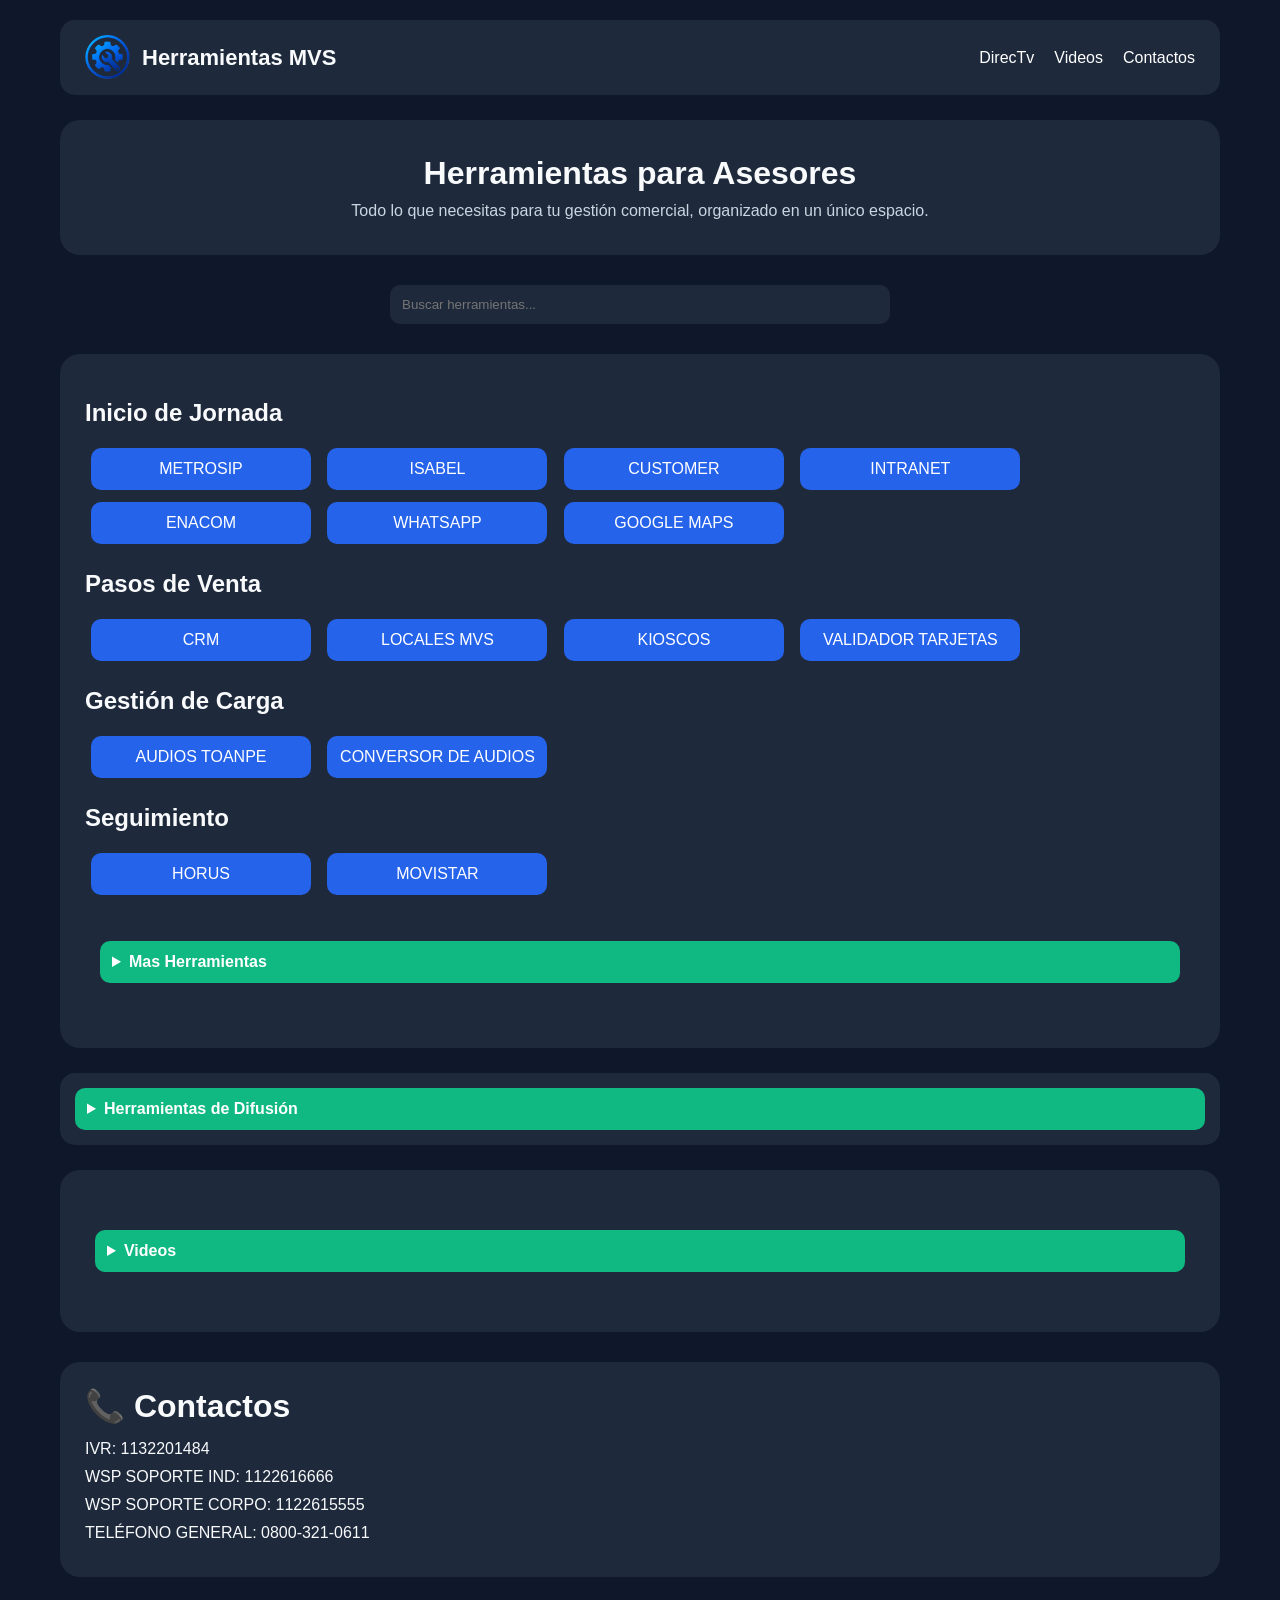
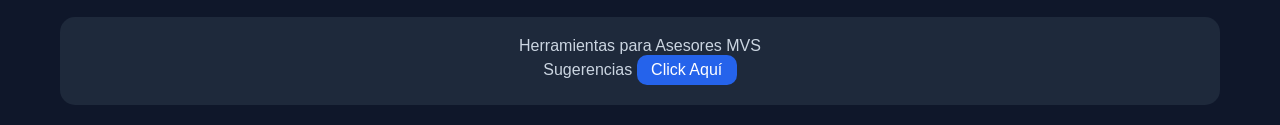
<file: index.html>
<!DOCTYPE html>
<html lang="es">
    <head>
        <meta charset="UTF-8">
        <meta name="viewport" content="width=device-width,
        initial-scale=1.0">
        <title>Herramientas Asesores</title>
        <link rel="stylesheet" href="style.css">
        <link rel="icon" type="image/png" href="favicon.png">
    </head>

    <body>
        <nav>
            <div class="logo">
                <img src="favicon.png" alt="Logo">
                <span>Herramientas MVS</span>
            </div>

            <div class="menu">
                <a href="directv.html">DirecTv</a>
                <a href="#videos">Videos</a>
                <a href="#contactos">Contactos</a>
            </div>
        </nav>

<header class="hero">
    <h1>Herramientas para Asesores</h1>

    <p>
        Todo lo que necesitas para tu gestión comercial, organizado en un único espacio.
    </p>
    
</header>
        <input
          type="text"
          id="buscador"
          placeholder="Buscar herramientas..."
          onkeyup="buscarHerramienta()">

    
        <div class="contenedor-botones">

            <h2>Inicio de Jornada</h2>
            <a href="https://192.168.1.121:8190/agente#/login" class="cta-btn">METROSIP</a>
            <a href="https://192.168.1.99/index.php" class="cta-btn">ISABEL</a>
            <a href="https://customercorner.net/users/sign_in" class="cta-btn">CUSTOMER</a>
            <a href="https://sites.google.com/view/planes-mvs/oferta-m%C3%B3vil/individuos/claro-febrero-80" class="cta-btn">INTRANET</a>
            <a href="https://numeracion.enacom.gob.ar/" class="cta-btn">ENACOM</a>
            <a href="https://web.whatsapp.com/" class="cta-btn">WHATSAPP</a>
            <a href="https://www.google.com/maps" class="cta-btn">GOOGLE MAPS</a>




            <h2>Pasos de Venta</h2>
            <a href="https://consultas.bitandbrain.com/" class="cta-btn">CRM</a>
            <a href="https://www.movistar.com.ar/ayuda/locales-movistar" class="cta-btn">LOCALES MVS</a>
            <a href="https://www.movistar.com.ar/ayuda/pedir-nuevo-chip" class="cta-btn">KIOSCOS</a>
            <a href="https://www.vccgenerator.org/es/validador-de-tarjeta-de-credito/" class="cta-btn">VALIDADOR TARJETAS</a>


            <h2>Gestión de Carga</h2>
            <a href="http://192.168.1.83:3000/" class="cta-btn">AUDIOS TOANPE</a>
            <a href="https://online-audio-converter.com/sp/" class="cta-btn">CONVERSOR DE AUDIOS</a>

            <h2>Seguimiento</h2>
            <a href="http://192.168.1.83:3100/#metricas" class="cta-btn">HORUS</a>
            <a href="https://app.movistar.com.ar/home" class="cta-btn">MOVISTAR</a>

            



           <details>
              <summary>Mas Herramientas</summary>
              <a href="https://pagosce.cobroexpress.com.ar/" class="cta-btn">COBRO EXPRESS</a>
              <a href="https://padlet.com/leandroavila93/movistar-mausof-dwptjrnnmzslsf9q" class="cta-btn">PADLETT</a>
              <a href="https://nollame.aaip.gob.ar/" class="cta-btn">REGISTRO NO LLAME</a>
              <a href="https://pagosnet.provincianet.com.ar/pagosnet/public/application/payment/paywithoutbarcode" class="cta-btn">CORROBORAR TT</a>
              <a href="https://pagos.prontopago.com.ar/#/login" class="cta-btn">PRONTO PAGO</a>
              <a href="https://www.nperf.com/es/map/AR/-/152392.Movistar-Mvil/signal?ll=20&lg=0&zoom=3" class="cta-btn">COBERTURA MOVIL</a>
               <h2>CUIT</h2>
              <a href="https://www.cuitonline.com/" class="cta-btn">CUIT ONLINE</a>
              <a href="https://www.agip.gob.ar/" class="cta-btn">INGRESOS BRUTOS</a>
           </details>

        </div>
<details>
         <summary>Herramientas de Difusión</summary>

         <a href="https://chromewebstore.google.com/detail/njlokjfmljicmjpongdkpgkpcemppmbn?utm_source=item-share-cb" class="cta-btn">WABiz</a>

        </details>


    <div class="video-card" id="videos">
    <details>
        <summary>Videos</summary>

        <div class="video-contenedor">

            <div class="video-item">
                <video controls>
                    <source src="Activar Chip MVS.mp4" type="video/mp4">
                </video>
                 <p>Activar Chip</p>
                <a href="Activar Chip MVS.mp4" download class="descargar-btn">
                    ⬇ Descargar
                </a>
            </div>
        </div>

            <div class="video-item">
                <video controls>
                    <source src="Activar E-SIM.mp4" type="video/mp4">
                </video>
                 <p>Activar E-SIM</p>
                <a href="Activar E-SIM.mp4" download class="descargar-btn">
                    ⬇ Descargar
                </a>

            <div class="video-item">
                <video controls>
                    <source src="Pago Deuda MP.mp4" type="video/mp4">
                </video>
                <p>Pago Deuda MP</p>
                <a href="Pago Deuda MP.mp4" download class="descargar-btn">
                    ⬇ Descargar
                </a>
            </div>

            <div class="video-item">
                <video controls>
                    <source src="SALIR DE REGISTRO NO LLAME.mp4" type="video/mp4">
                </video>
                <p> Como Salir del Registro No Llame</p>
                <a href="SALIR DE REGISTRO NO LLAME.mp4" download class="descargar-btn">
                    ⬇ Descargar
                </a>
            </div>

        </div>

    </details>
</div>


       <div class="contactos" id="contactos">

    <h1>📞 Contactos</h1>

    <p>IVR: 1132201484</p>
    <p>WSP SOPORTE IND: 1122616666</p>
    <p>WSP SOPORTE CORPO: 1122615555</p>
    <p>TELÉFONO GENERAL: 0800-321-0611</p>

</div>

        <script>
           document.querySelectorAll('.cta-btn').forEach(link => {
           link.setAttribute('target', '_blank');
           link.setAttribute('rel', 'noopener noreferrer');
           });
        </script>

        <script>
           function buscarHerramienta() {
           let input = document.getElementById("buscador");
           let filtro = input.value.toUpperCase();

           let enlaces = document.querySelectorAll(".contenedor-botones a");

           enlaces.forEach(enlace => {
           let texto = enlace.textContent || enlace.innerText;

           if (texto.toUpperCase().indexOf(filtro) > -1) {
            enlace.style.display = "";
           } else {
            enlace.style.display = "none";
           }
         });
         }
        </script>
<footer>
    <p>Herramientas para Asesores MVS</p>
    <p>Sugerencias <a href="https://docs.google.com/forms/d/1jCVIo9-JB_rI6mWD9-ae7sDjNc0KImkV1MtgP0F2uao/edit#responses" class="cta-btn btn-footer">Click Aquí</a></p>
</footer>

    </body>
</html>
</file>
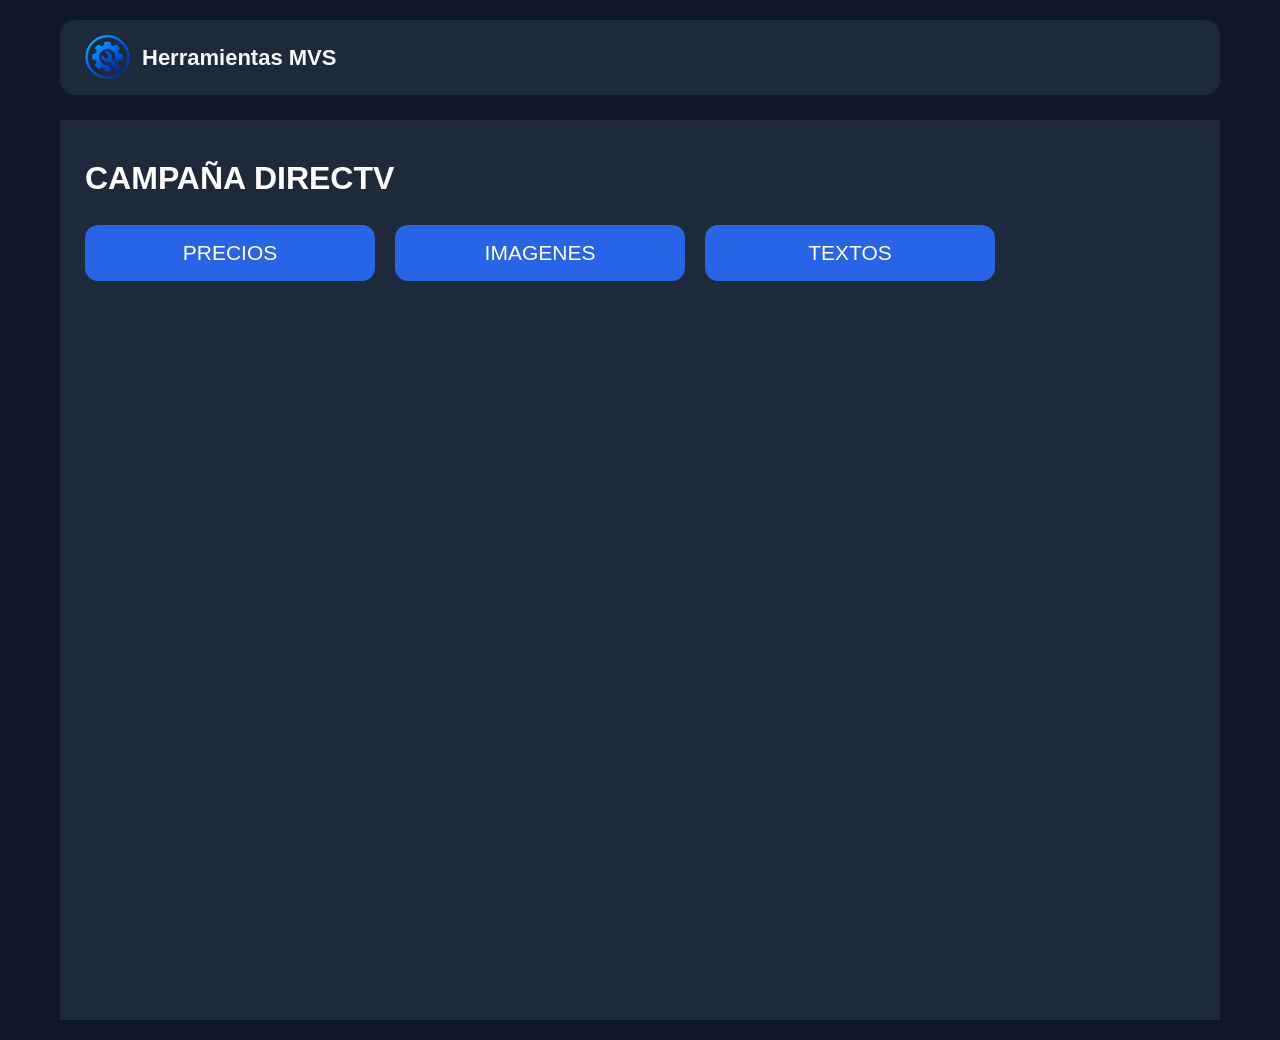
<file: directv.html>
<!DOCTYPE html>
<html lang="es">
    <head>
    <meta charset="UTF-8">
    <meta name="viewport" content="width=device-width, initial-scale=1.0">
            <link rel="stylesheet" href="directv.css">

    <link rel="icon" type="image/png" href="favicon.png">

    <title>DirecTv</title>

    </head>
    
     <body>
        <nav>
            <div class="logo">
                <img src="favicon.png" alt="Logo">
                <span>Herramientas MVS</span>
            </div>
        </nav>

    <section class="directv-section">

    <h1>CAMPAÑA DIRECTV</h1>

    <div class="directv-buttons">
        <a href="https://docs.google.com/spreadsheets/d/1IGE2DuK4H2rRK8-okYm-INnbDP_4i8HkYlDzgWqwRik/edit?usp=sharing" class="directv-btn" target="_blank" rel="noopener noreferrer">
    PRECIOS
        </a>

        <a href="https://drive.google.com/drive/folders/1bto8m3IB4_b3rZNMjA8503ur_ME4lV27" class="directv-btn" target="_blank" rel="noopener noreferrer">
    IMAGENES
        </a>

        <a href="textos.html" class="directv-btn" target="_blank" rel="noopener noreferrer">
        TEXTOS
    </a>
    </div>
</section>
</body>
</html>
</file>
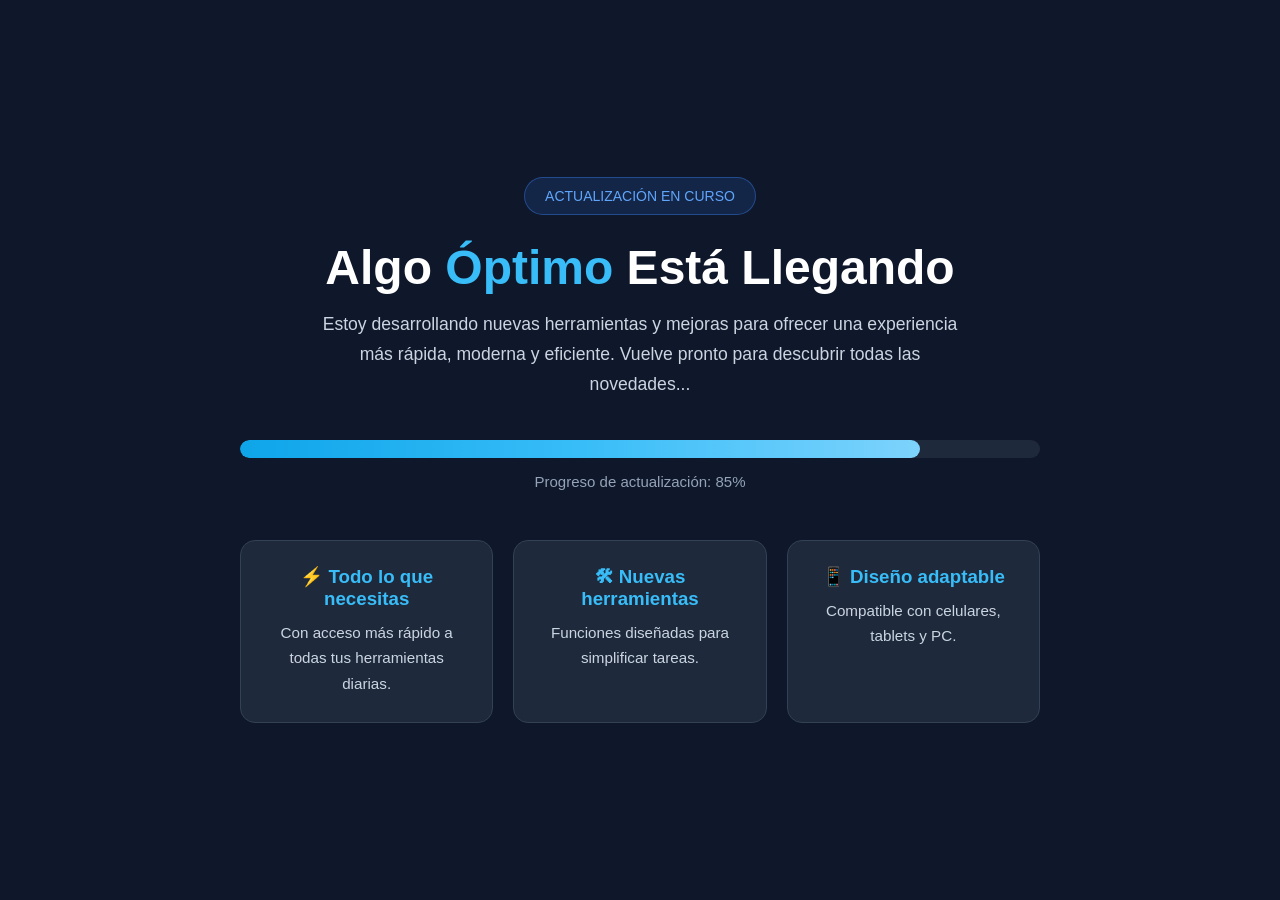
<file: proximamente.html>
<!DOCTYPE html>
<html lang="es">
    <head>
    <meta charset="UTF-8">
    <meta name="viewport" content="width=device-width, initial-scale=1.0">
    <link rel="icon" type="image/png" href="favicon.png">
    <title>Próximamente</title>

<style>
*{
    margin:0;
    padding:0;
    box-sizing:border-box;
    font-family:'Segoe UI',sans-serif;
}

body{
    height:100vh;
    display:flex;
    justify-content:center;
    align-items:center;
    background:#0f172a;
    color:white;
}

.container{
    width:90%;
    max-width:800px;
    text-align:center;
}

.badge{
    display:inline-block;
    padding:10px 20px;
    border-radius:30px;
    background:rgba(59,130,246,.15);
    border:1px solid rgba(59,130,246,.4);
    color:#60a5fa;
    margin-bottom:25px;
    font-size:14px;
}

h1{
    font-size:3rem;
    margin-bottom:15px;
}

.highlight{
    color:#38bdf8;
}

p{
    color:#cbd5e1;
    font-size:1.1rem;
    max-width:650px;
    margin:auto;
    line-height:1.7;
    margin-bottom:40px;
}

.progress{
    width:100%;
    height:18px;
    background:#1e293b;
    border-radius:50px;
    overflow:hidden;
    position:relative;
}

.progress-bar{
    width:85%;
    height:100%;
    border-radius:50px;
    background:linear-gradient(
        90deg,
        #0ea5e9,
        #38bdf8,
        #7dd3fc
    );
    position:relative;
}

.progress-bar::after{
    content:'';
    position:absolute;
    top:0;
    left:-100%;
    width:100%;
    height:100%;
    background:linear-gradient(
        90deg,
        transparent,
        rgba(255,255,255,.5),
        transparent
    );
    animation:shine 2s infinite;
}

@keyframes shine{
    100%{
        left:100%;
    }
}

.percent{
    margin-top:15px;
    font-size:15px;
    color:#94a3b8;
}

.cards{
    margin-top:50px;
    display:grid;
    grid-template-columns:repeat(auto-fit,minmax(220px,1fr));
    gap:20px;
}

.card{
    background:#1e293b;
    border:1px solid #334155;
    padding:25px;
    border-radius:15px;
}

.card h3{
    margin-bottom:10px;
    color:#38bdf8;
}

.card p{
    font-size:.95rem;
    margin:0;
}
</style>

</head>

<body>

<div class="container">

    <div class="badge">
        ACTUALIZACIÓN EN CURSO
    </div>

    <h1>
        Algo <span class="highlight">Óptimo</span>
        Está Llegando
    </h1>

    <p>
        Estoy desarrollando nuevas herramientas y mejoras
        para ofrecer una experiencia más rápida, moderna y eficiente.
        Vuelve pronto para descubrir todas las novedades...
    </p>

    <div class="progress">
        <div class="progress-bar"></div>
    </div>

    <div class="percent">
        Progreso de actualización: 85%
    </div>

    <div class="cards">
        <div class="card">
            <h3>⚡ Todo lo que necesitas</h3>
            <p>Con acceso más rápido a todas tus herramientas diarias.</p>
        </div>

        <div class="card">
            <h3>🛠 Nuevas herramientas</h3>
            <p>Funciones diseñadas para simplificar tareas.</p>
        </div>

        <div class="card">
            <h3>📱 Diseño adaptable</h3>
            <p>Compatible con celulares, tablets y PC.</p>
        </div>
    </div>

</div>

</body>
</html>
</file>
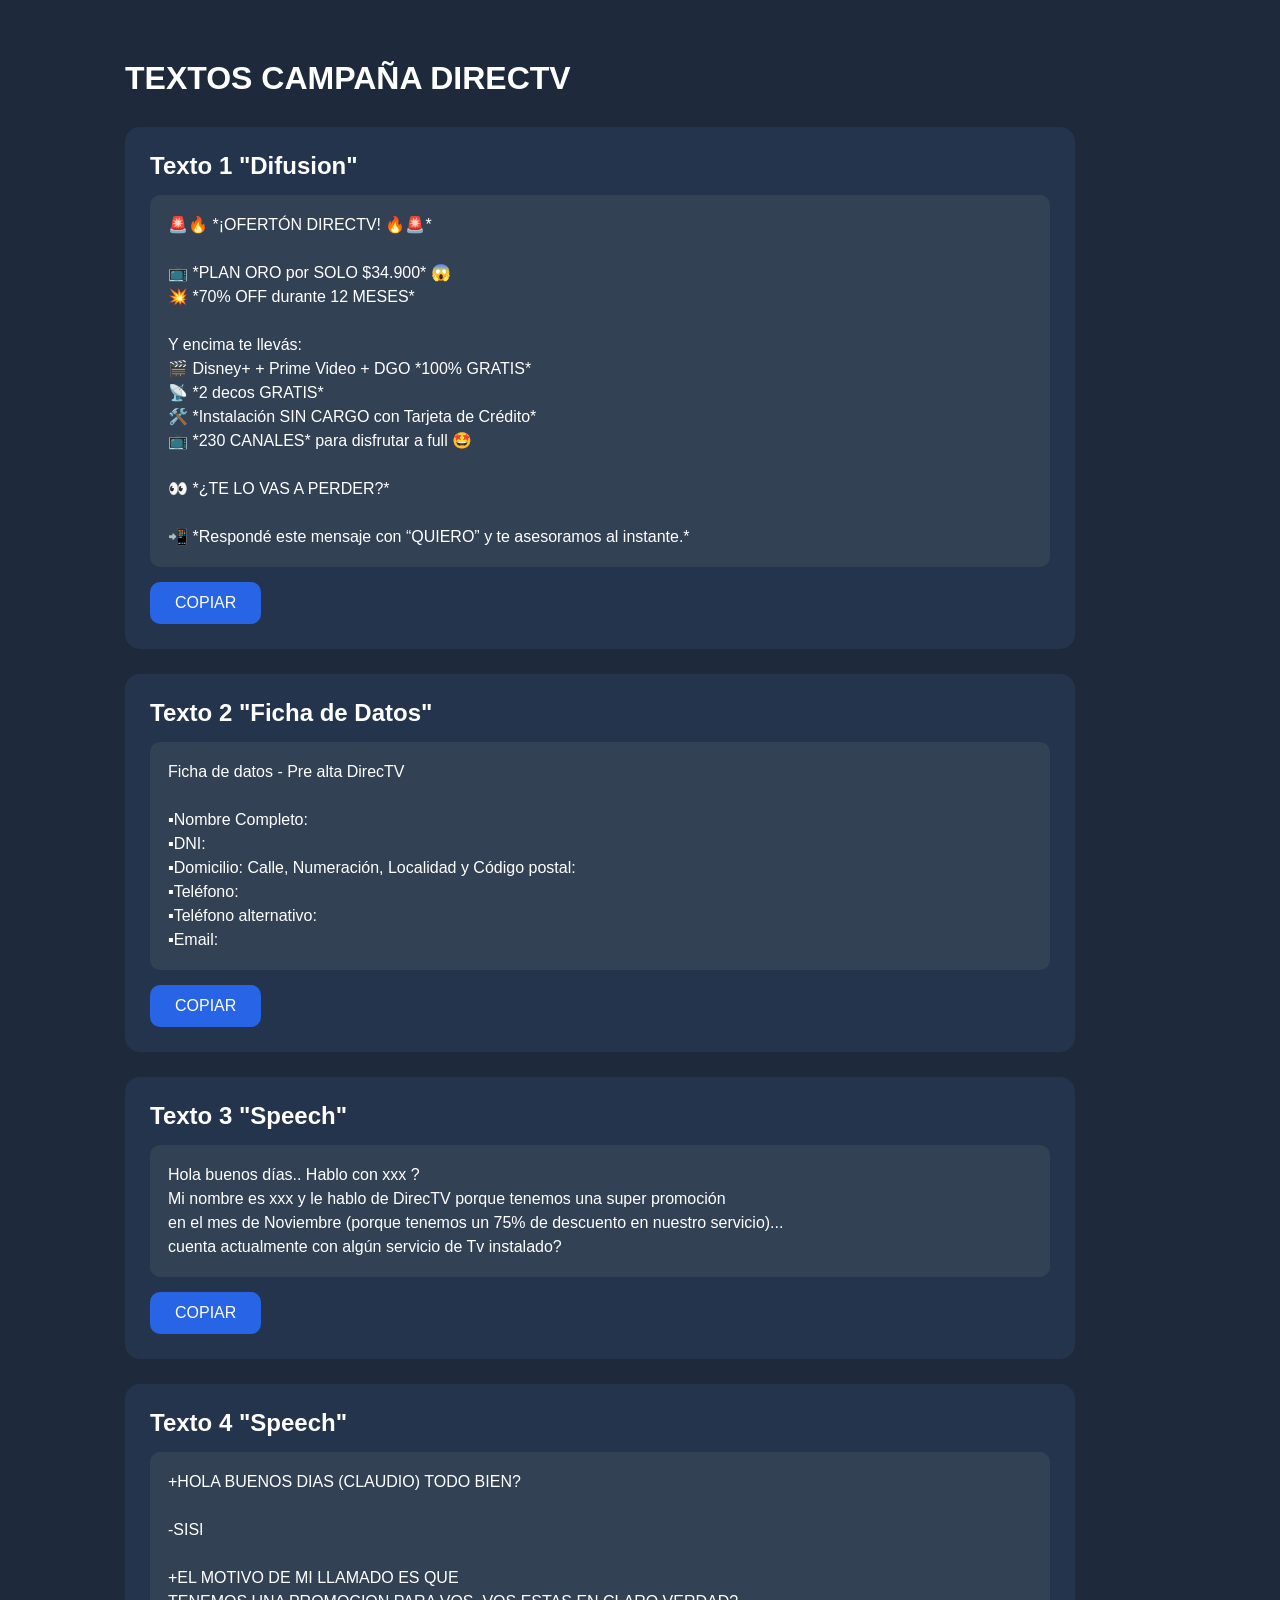
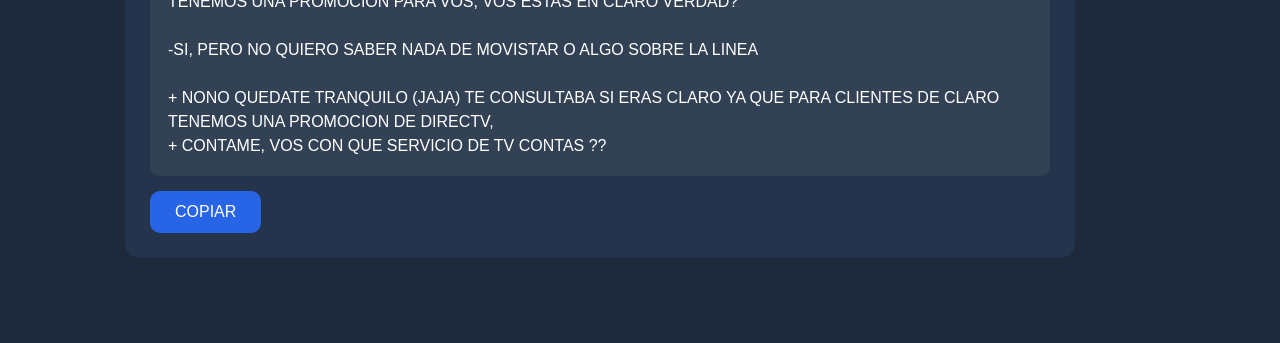
<file: textos.html>
<!DOCTYPE html>
<html lang="es">
<head>
    <meta charset="UTF-8">
    <meta name="viewport" content="width=device-width, initial-scale=1.0">
    <link rel="stylesheet" href="directv.css">

    <link rel="icon" type="image/png" href="favicon.png">

    <title>Textos - Campaña DIRECTV</title>

    <link rel="stylesheet" href="textos.css">
</head>

<body>

    <main class="textos-container">

        <h1>TEXTOS CAMPAÑA DIRECTV</h1>

        <div class="texto-card">

            <h2>Texto 1 "Difusion"</h2>

            <pre class="texto-contenido" id="texto1">
🚨🔥 *¡OFERTÓN DIRECTV! 🔥🚨*

📺 *PLAN ORO por SOLO $34.900* 😱
💥 *70% OFF durante 12 MESES*

Y encima te llevás:
🎬 Disney+ + Prime Video + DGO *100% GRATIS*
📡 *2 decos GRATIS*
🛠️ *Instalación SIN CARGO con Tarjeta de Crédito*
📺 *230 CANALES* para disfrutar a full 🤩

👀 *¿TE LO VAS A PERDER?*

📲 *Respondé este mensaje con “QUIERO” y te asesoramos al instante.*            </pre>

            <button onclick="copiarTexto('texto1', this)">
                COPIAR
            </button>

        </div>


        <div class="texto-card">

            <h2>Texto 2 "Ficha de Datos"</h2>

            <pre class="texto-contenido" id="texto2">
Ficha de datos - Pre alta DirecTV

▪️Nombre Completo:
▪️DNI:
▪️Domicilio: Calle, Numeración, Localidad y Código postal: 
▪️Teléfono:
▪️Teléfono alternativo:
▪️Email:            </pre>

            <button onclick="copiarTexto('texto2', this)">
                COPIAR
            </button>

        </div>


        <div class="texto-card">

            <h2>Texto 3 "Speech"</h2>

            <pre class="texto-contenido" id="texto3">
Hola buenos días.. Hablo con xxx ? 
Mi nombre es xxx y le hablo de DirecTV porque tenemos una super promoción
en el mes de Noviembre (porque tenemos un 75% de descuento en nuestro servicio)... 
cuenta actualmente con algún servicio de Tv instalado?            </pre>

            <button onclick="copiarTexto('texto3', this)">
                COPIAR
            </button>

        </div>

                <div class="texto-card">

            <h2>Texto 4 "Speech"</h2>

            <pre class="texto-contenido" id="texto3">
+HOLA BUENOS DIAS (CLAUDIO) TODO BIEN?

-SISI 

+EL MOTIVO DE MI LLAMADO ES QUE 
TENEMOS UNA PROMOCION PARA VOS, VOS ESTAS EN CLARO VERDAD?

-SI, PERO NO QUIERO SABER NADA DE MOVISTAR O ALGO SOBRE LA LINEA

+ NONO QUEDATE TRANQUILO (JAJA) TE CONSULTABA SI ERAS CLARO YA QUE PARA CLIENTES DE CLARO TENEMOS UNA PROMOCION DE DIRECTV,  
+ CONTAME, VOS CON QUE SERVICIO DE TV CONTAS ??           </pre>

            <button onclick="copiarTexto('texto3', this)">
                COPIAR
            </button>

        </div>

    </main>

    <script src="textos.js"></script>

</body>
</html>
</file>
<file: style.css>
/*GENERAL*/

*{
    margin:0;
    padding:0;
    box-sizing:border-box;
}

body{
    font-family:Arial, Helvetica, sans-serif;
    background:#0F172A;
    color:#F8FAFC;
    max-width:1200px;
    margin:0 auto;
    padding:20px;
}

/*NAVBAR*/

nav{
    background:#1E293B;
    border-radius:15px;
    padding:15px 25px;
    display:flex;
    justify-content:space-between;
    align-items:center;
    margin-bottom:25px;
}

.logo {
    display: flex;
    align-items: center;
    gap: 12px;
    font-size: 22px;
    font-weight: bold;
}

.logo img {
    width: 45px;
    height: 45px;
    object-fit: contain;
}

.menu{
    display:flex;
    gap:20px;
}

.menu a{
    text-decoration:none;
    color:white;
    transition:.3s;
}

.menu a:hover{
    color:#3B82F6;
}

/*HERO*/

.hero{
    text-align:center;
    background:#1E293B;
    padding:35px;
    border-radius:20px;
    margin-bottom:30px;
}

.hero h1{
    margin-bottom:10px;
}

.hero p{
    color:#CBD5E1;
}

/*BUSCADOR*/

#buscador{
    width:100%;
    max-width:500px;
    display:block;
    margin:0 auto 30px auto;
    padding:12px;
    border-radius:10px;
    border:none;
    background:#1E293B;
    color:white;
}

/*CONTENEDORES*/

.contenedor-botones{
    background:#1E293B;
    border-radius:20px;
    padding:25px;
    margin-bottom:25px;
}

h2{
    margin-top:20px;
    margin-bottom:15px;
}

/*BOTONES*/

.cta-btn{
    display:inline-block;
    width:220px;
    padding:12px;
    margin:6px;
    text-align:center;
    text-decoration:none;
    color:white;
    background:#2563EB;
    border-radius:10px;
    transition:.3s;
}

.cta-btn:hover{
    background:#3B82F6;
    transform:translateY(-2px);
}

/*DETAILS*/

details{
    background:#1E293B;
    border-radius:15px;
    padding:15px;
    margin:25px 0;
}

summary{
    cursor:pointer;
    background:#10B981;
    padding:12px;
    border-radius:10px;
    font-weight:bold;
    color:white;
}

/*VIDEOS */

.video-card{
    background: #1E293B;
    border-radius: 20px;
    padding: 20px;
    margin-top: 25px;
}

/* Contenedor de todos los videos */
.video-card details{
    display: flex;
    flex-direction: column;
}

/* Cada video */
.video-item{
    background: #334155;
    border-radius: 15px;
    padding: 15px;
    margin-top: 15px;
    text-align: center;
}

/* Contenedor de los videos en grilla */
.video-contenedor{
    display: grid;
    grid-template-columns: repeat(auto-fit, minmax(250px, 1fr));
    gap: 20px;
    margin-top: 20px;
}

.video-item video{
    width: 100%;
    max-width: 280px;
    border-radius: 12px;
}

.descargar-btn{
    display: inline-block;
    margin-top: 10px;
    background: #10B981;
    color: white;
    padding: 10px 16px;
    border-radius: 10px;
    text-decoration: none;
}

.descargar-btn:hover{
    background: #22C55E;
}

/*CONTACTOS*/

.contactos{
    background:#1E293B;
    border-radius:20px;
    padding:25px;
    margin-top:30px;
}

.contactos h1{
    margin-bottom:15px;
}

.contactos p{
    margin-bottom:10px;
}

/*FOOTER */

footer{
    margin-top:40px;
    background:#1E293B;
    border-radius:15px;
    padding:20px;
    text-align:center;
    color:#CBD5E1;
}

.btn-footer {
    width: 100px;
    padding: 6px 10px;
    margin: 0;
}


/*RESPONSIVE*/

@media(max-width:768px){

    nav{
        flex-direction:column;
        gap:15px;
    }

    .menu{
        flex-wrap:wrap;
        justify-content:center;
    }

    .video-item{
        flex-direction:column;
        align-items:flex-start;
    }

    .cta-btn{
        width:100%;
    }
}
</file>
<file: directv.css>
/*GENERAL*/

*{
    margin:0;
    padding:0;
    box-sizing:border-box;
}

body{
    font-family:Arial, Helvetica, sans-serif;
    background:#0F172A;
    color:#F8FAFC;
    max-width:1200px;
    margin:0 auto;
    padding:20px;
}


nav{
    background:#1E293B;
    border-radius:15px;
    padding:15px 25px;
    display:flex;
    justify-content:space-between;
    align-items:center;
    margin-bottom:25px;
}

.logo {
    display: flex;
    align-items: center;
    gap: 12px;
    font-size: 22px;
    font-weight: bold;
}

.logo img {
    width: 45px;
    height: 45px;
    object-fit: contain;
}


/* CAMPAÑA DIRECTV */

.directv-section {
    padding: 40px 25px;
    background: #1E293B;
    min-height: 100vh;
}

.directv-section h1 {
    color: white;
    font-size: 32px;
    margin-bottom: 28px;
    font-weight: 700;
}

.directv-buttons {
    display: flex;
    gap: 20px;
    flex-wrap: wrap;
}

.directv-btn {
    display: flex;
    align-items: center;
    justify-content: center;

    width: 290px;
    height: 56px;

    background: #2864E6;
    color: white;

    text-decoration: none;
    font-size: 21px;
    font-weight: 400;

    border-radius: 13px;
    transition: 0.2s ease;
}

.directv-btn:hover {
    background: #1F56D0;
    transform: translateY(-2px);
}
</file>
<file: textos.css>
* {
    box-sizing: border-box;
}

body {
    margin: 0;
    font-family: Arial, sans-serif;
    background: #1E293B;
    color: white;
}

.textos-container {
    padding: 40px 25px;
    max-width: 1000px;
    margin: auto;
}

h1 {
    font-size: 32px;
    margin-bottom: 30px;
}

.texto-card {
    background: #25344D;
    border-radius: 15px;
    padding: 25px;
    margin-bottom: 25px;
}

.texto-card h2 {
    margin-top: 0;
    margin-bottom: 15px;
}

.texto-contenido {
    background: #334155;
    padding: 18px;
    border-radius: 10px;
    line-height: 1.5;
    margin-bottom: 15px;
}

.texto-card button {
    background: #2864E6;
    color: white;
    border: none;
    padding: 12px 25px;
    border-radius: 10px;
    font-size: 16px;
    cursor: pointer;
}

.texto-card button:hover {
    background: #1F56D0;
}


.texto-contenido {
    background: #334155;
    padding: 18px;
    border-radius: 10px;
    margin-bottom: 15px;

    /* Mantiene saltos de línea y espacios */
    white-space: pre-wrap;

    /* Evita que el texto se salga de la tarjeta */
    overflow-wrap: break-word;

    /* Mantiene una fuente prolija */
    font-family: Arial, sans-serif;
    font-size: 16px;
    line-height: 1.5;

    color: white;
}
</file>
